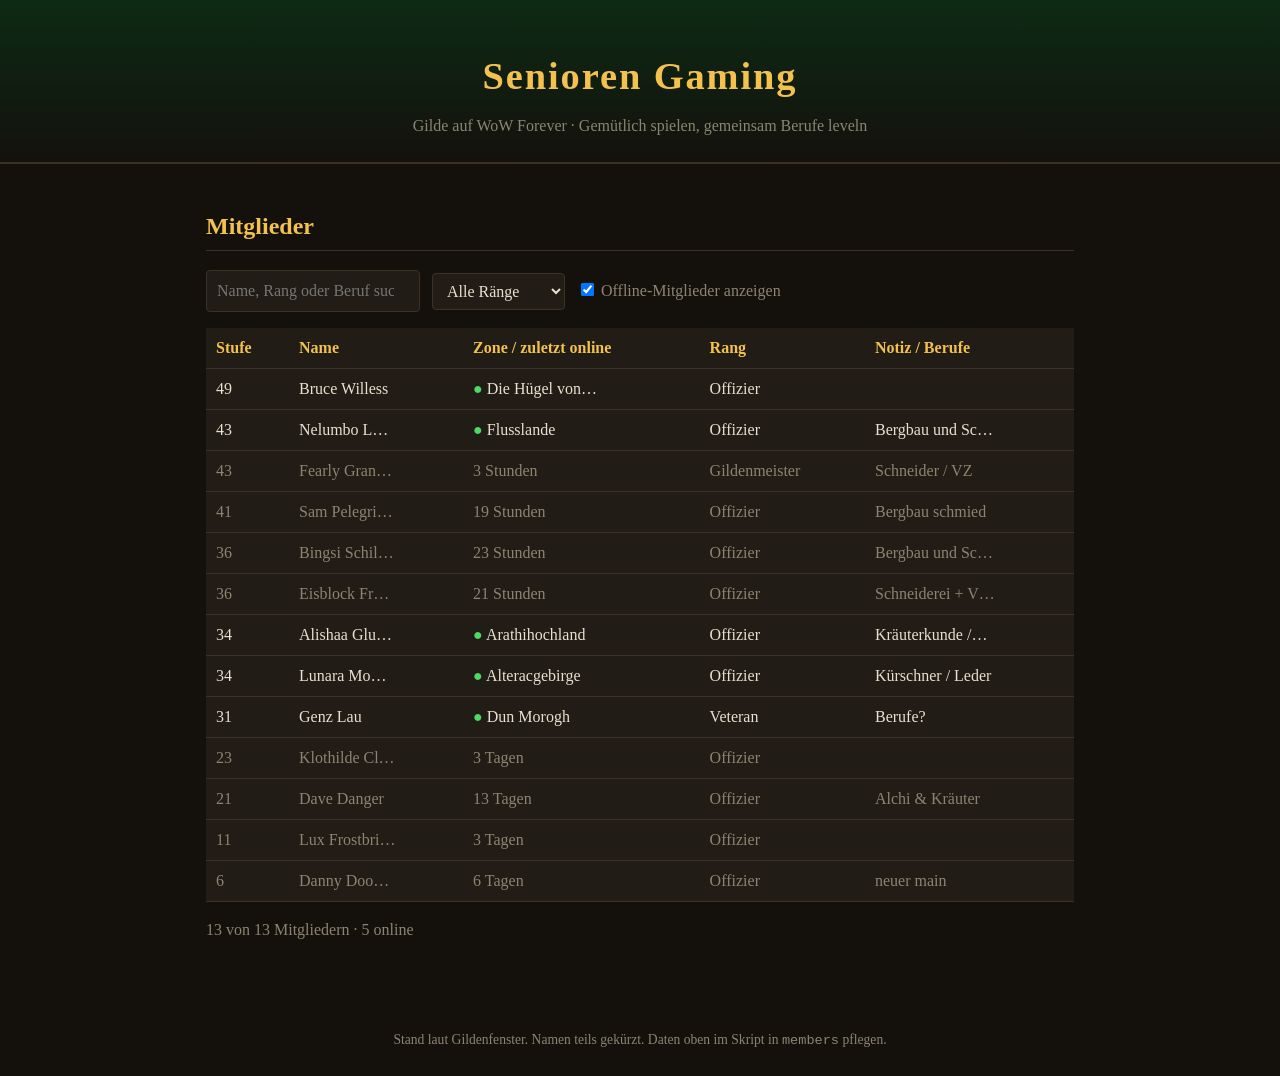
<file: wow-forever/index.html>
<!doctype html>
<html lang="de">
<head>
<meta charset="utf-8">
<meta name="viewport" content="width=device-width, initial-scale=1">
<title>Senioren Gaming – WoW Forever</title>
<style>
  :root { --bg:#14110d; --panel:#211c15; --gold:#f2c14e; --text:#e8e0d0; --muted:#8c8472; --green:#4cd964; --line:#3a3226; }
  * { box-sizing: border-box; }
  body { margin:0; background:var(--bg); color:var(--text); font:16px/1.5 Georgia, serif; }
  header { text-align:center; padding:48px 16px 24px; border-bottom:2px solid var(--line); background:linear-gradient(#0d2a14,var(--bg)); }
  h1 { margin:0; color:var(--gold); font-size:2.4rem; letter-spacing:.05em; }
  header p { margin:8px 0 0; color:var(--muted); }
  main { max-width:900px; margin:0 auto; padding:24px 16px 48px; }
  h2 { color:var(--gold); border-bottom:1px solid var(--line); padding-bottom:6px; }
  .controls { display:flex; flex-wrap:wrap; gap:12px; align-items:center; margin:16px 0; }
  input[type=search], select { background:var(--panel); color:var(--text); border:1px solid var(--line); padding:8px 10px; border-radius:4px; font:inherit; }
  label { color:var(--muted); }
  table { width:100%; border-collapse:collapse; background:var(--panel); }
  th, td { text-align:left; padding:8px 10px; border-bottom:1px solid var(--line); }
  th { color:var(--gold); cursor:pointer; user-select:none; }
  tr.offline td { color:var(--muted); }
  .on { color:var(--green); }
  .table-wrap { overflow-x:auto; }
  footer { text-align:center; color:var(--muted); padding:24px 16px; font-size:.85rem; }
</style>
</head>
<body>
<header>
  <h1>Senioren Gaming</h1>
  <p>Gilde auf WoW Forever · Gemütlich spielen, gemeinsam Berufe leveln</p>
</header>
<main>
  <section>
    <h2>Mitglieder</h2>
    <div class="controls">
      <input id="q" type="search" placeholder="Name, Rang oder Beruf suchen …">
      <select id="rank"><option value="">Alle Ränge</option></select>
      <label><input id="offline" type="checkbox" checked> Offline-Mitglieder anzeigen</label>
    </div>
    <div class="table-wrap">
      <table>
        <thead><tr>
          <th data-k="level">Stufe</th><th data-k="name">Name</th><th data-k="status">Zone / zuletzt online</th><th data-k="rank">Rang</th><th data-k="note">Notiz / Berufe</th>
        </tr></thead>
        <tbody id="rows"></tbody>
      </table>
    </div>
    <p id="count" style="color:var(--muted)"></p>
  </section>
</main>
<footer>Stand laut Gildenfenster. Namen teils gekürzt. Daten oben im Skript in <code>members</code> pflegen.</footer>
<script>
const members = [
  { level:49, name:"Bruce Willess", status:"Die Hügel von…", online:true,  rank:"Offizier", note:"" },
  { level:43, name:"Nelumbo L…",    status:"Flusslande",     online:true,  rank:"Offizier", note:"Bergbau und Sc…" },
  { level:43, name:"Fearly Gran…",  status:"3 Stunden",      online:false, rank:"Gildenmeister", note:"Schneider / VZ" },
  { level:41, name:"Sam Pelegri…",  status:"19 Stunden",     online:false, rank:"Offizier", note:"Bergbau schmied" },
  { level:36, name:"Bingsi Schil…", status:"23 Stunden",     online:false, rank:"Offizier", note:"Bergbau und Sc…" },
  { level:36, name:"Eisblock Fr…",  status:"21 Stunden",     online:false, rank:"Offizier", note:"Schneiderei + V…" },
  { level:34, name:"Alishaa Glu…",  status:"Arathihochland", online:true,  rank:"Offizier", note:"Kräuterkunde /…" },
  { level:34, name:"Lunara Mo…",    status:"Alteracgebirge", online:true,  rank:"Offizier", note:"Kürschner / Leder" },
  { level:31, name:"Genz Lau",      status:"Dun Morogh",     online:true,  rank:"Veteran",  note:"Berufe?" },
  { level:23, name:"Klothilde Cl…", status:"3 Tagen",        online:false, rank:"Offizier", note:"" },
  { level:21, name:"Dave Danger",   status:"13 Tagen",       online:false, rank:"Offizier", note:"Alchi & Kräuter" },
  { level:11, name:"Lux Frostbri…", status:"3 Tagen",        online:false, rank:"Offizier", note:"" },
  { level:6,  name:"Danny Doo…",    status:"6 Tagen",        online:false, rank:"Offizier", note:"neuer main" },
];
const $ = id => document.getElementById(id);
let sortKey = "level", sortDir = -1;
[...new Set(members.map(m => m.rank))].forEach(r => $("rank").add(new Option(r, r)));
function render() {
  const q = $("q").value.toLowerCase(), rk = $("rank").value, off = $("offline").checked;
  const list = members
    .filter(m => (off || m.online) && (!rk || m.rank === rk) && (m.name + m.rank + m.note).toLowerCase().includes(q))
    .sort((a, b) => {
      const k = sortKey === "status" ? "status" : sortKey;
      return (a[k] > b[k] ? 1 : a[k] < b[k] ? -1 : 0) * sortDir;
    });
  $("rows").innerHTML = list.map(m =>
    `<tr class="${m.online ? "" : "offline"}"><td>${m.level}</td><td>${m.name}</td>` +
    `<td>${m.online ? '<span class="on">● </span>' : ""}${m.status}</td><td>${m.rank}</td><td>${m.note}</td></tr>`).join("");
  $("count").textContent = `${list.length} von ${members.length} Mitgliedern · ${members.filter(m => m.online).length} online`;
}
document.querySelectorAll("th").forEach(th => th.onclick = () => {
  const k = th.dataset.k; sortDir = sortKey === k ? -sortDir : 1; sortKey = k; render();
});
["q","rank","offline"].forEach(id => $(id).oninput = render);
render();
</script>
</body>
</html>
</file>
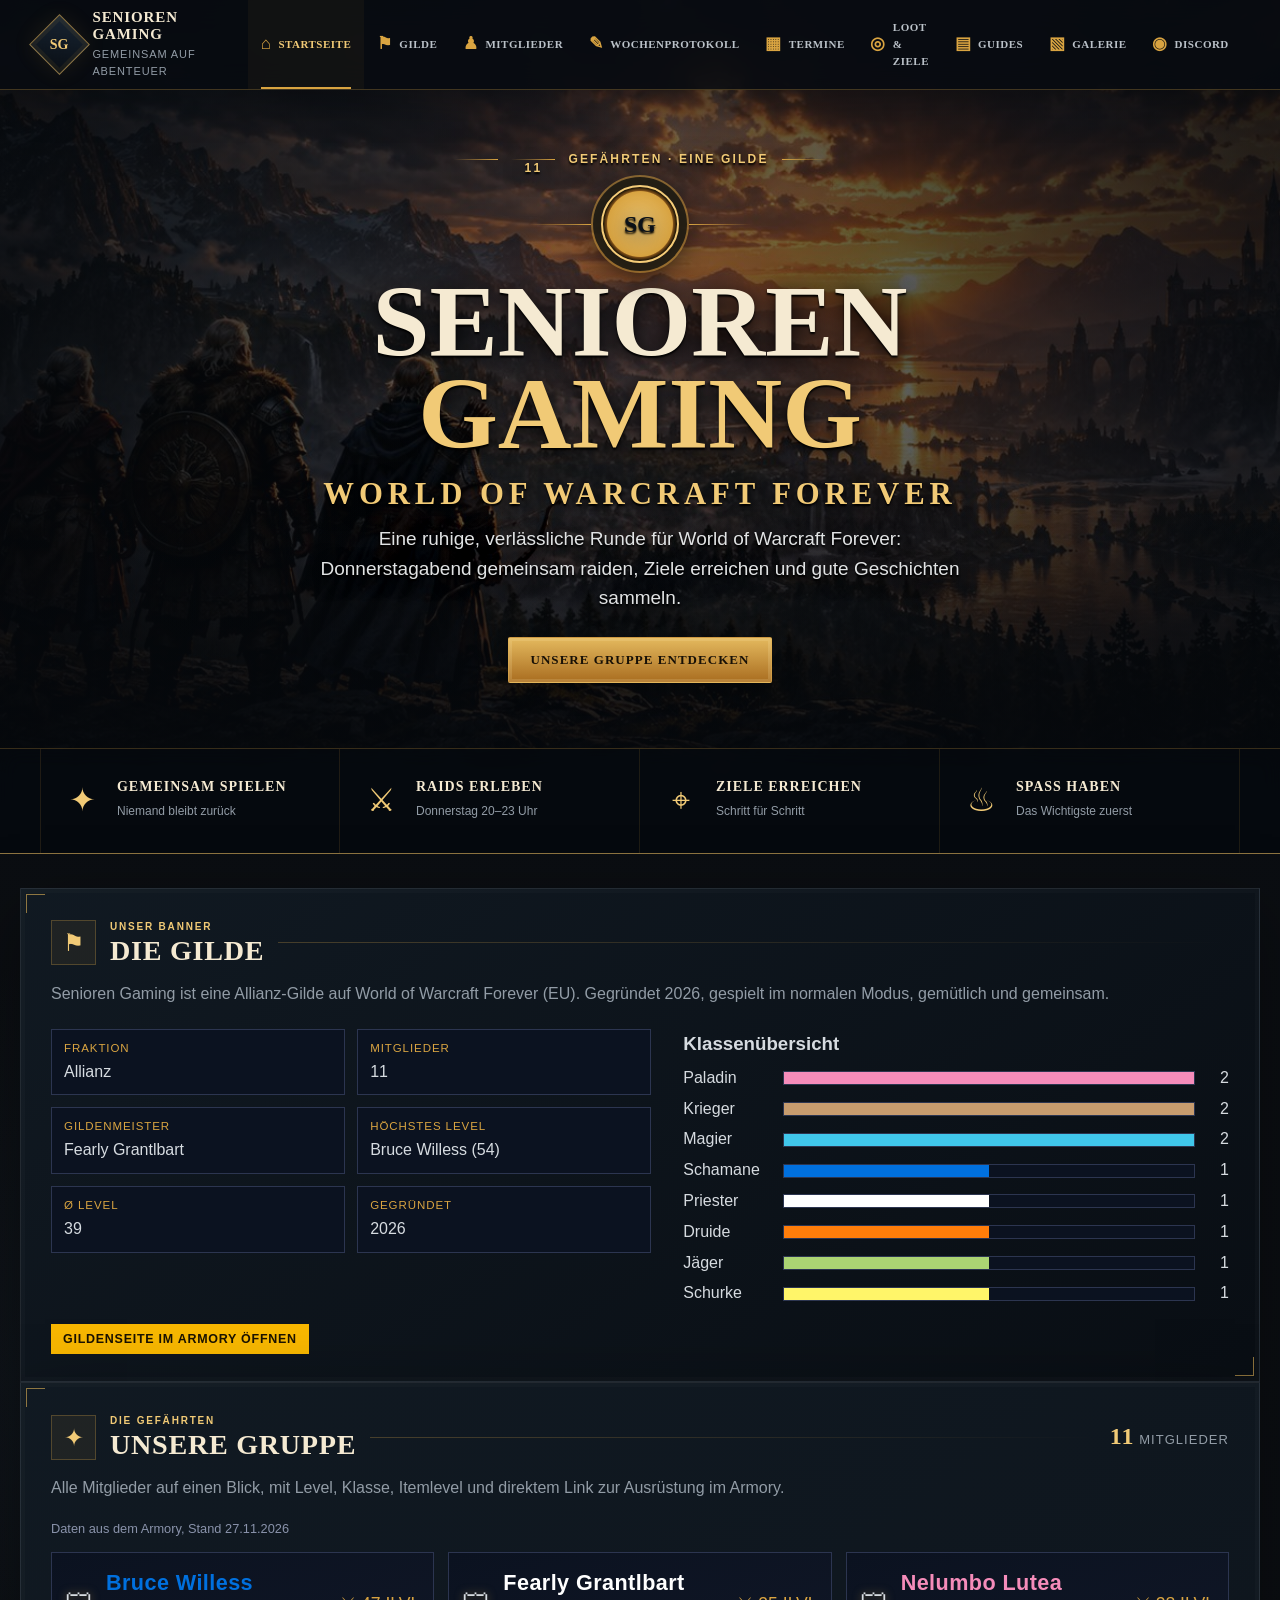
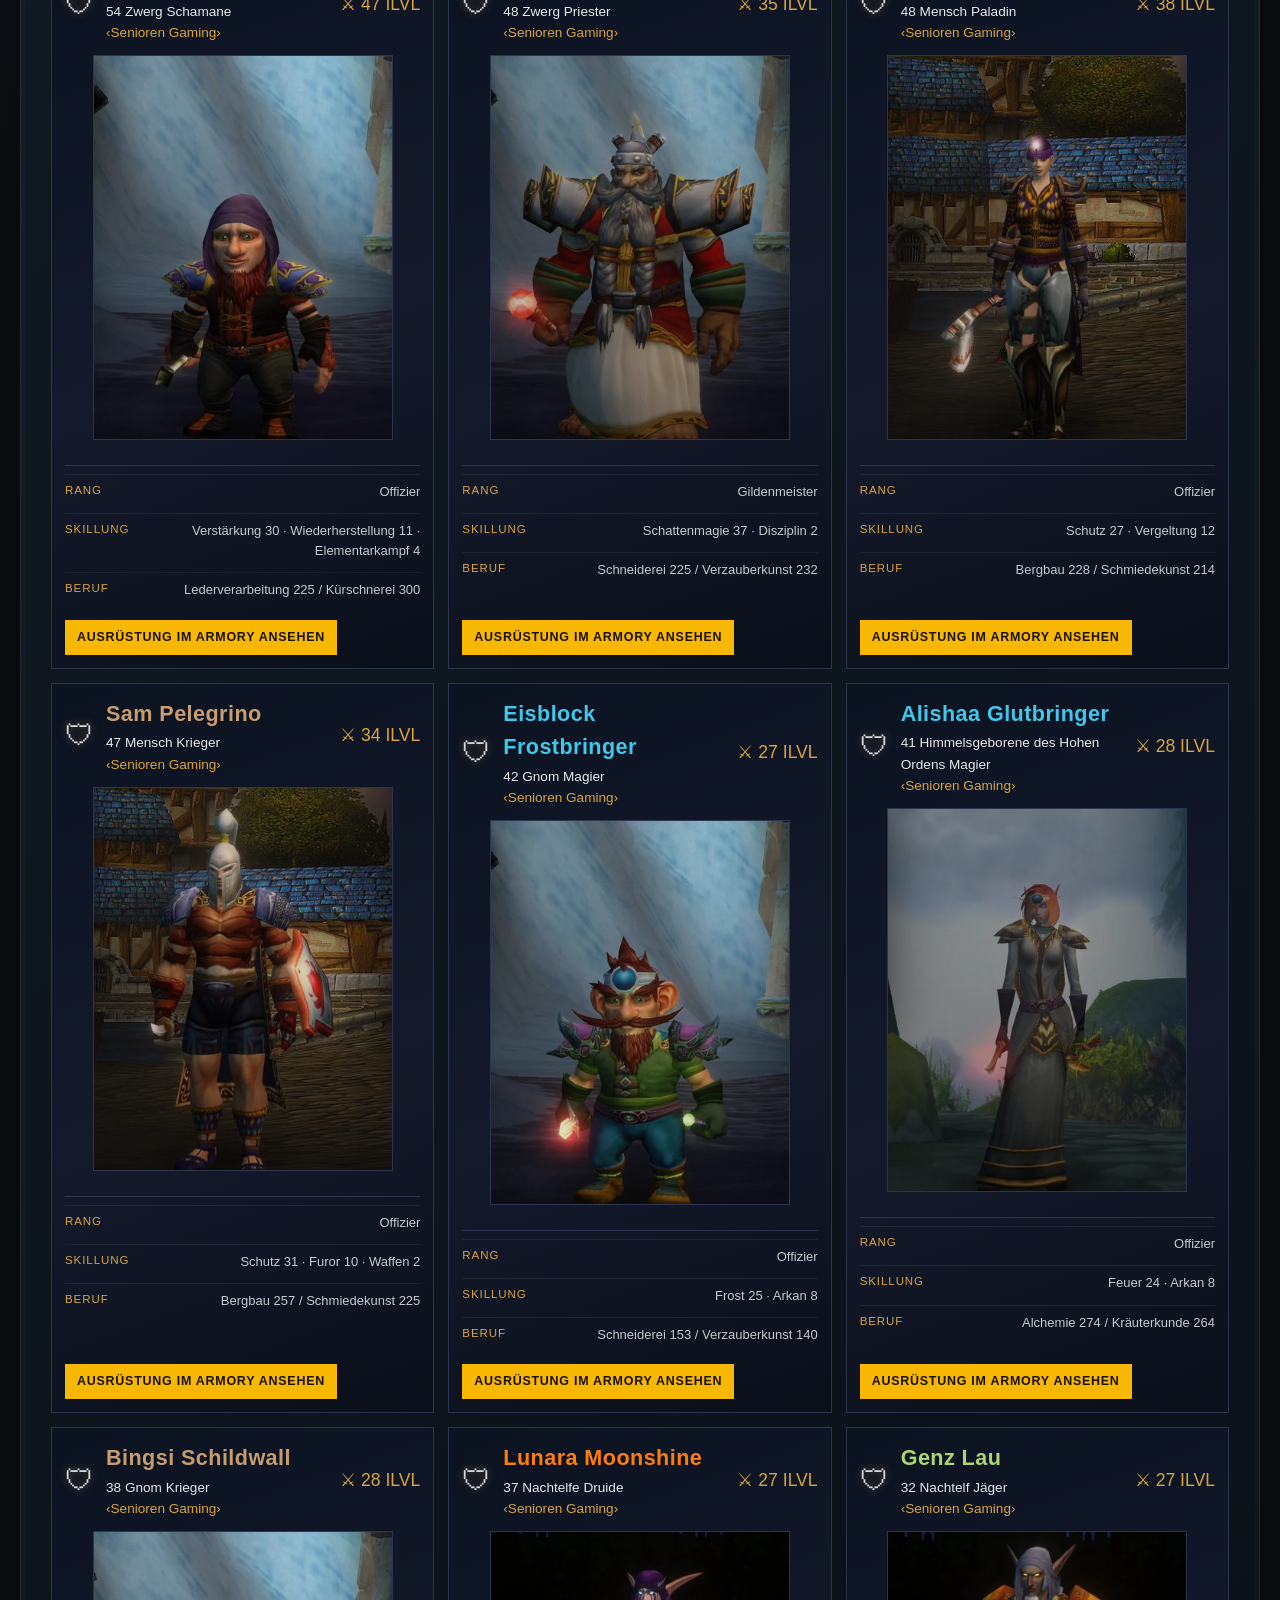
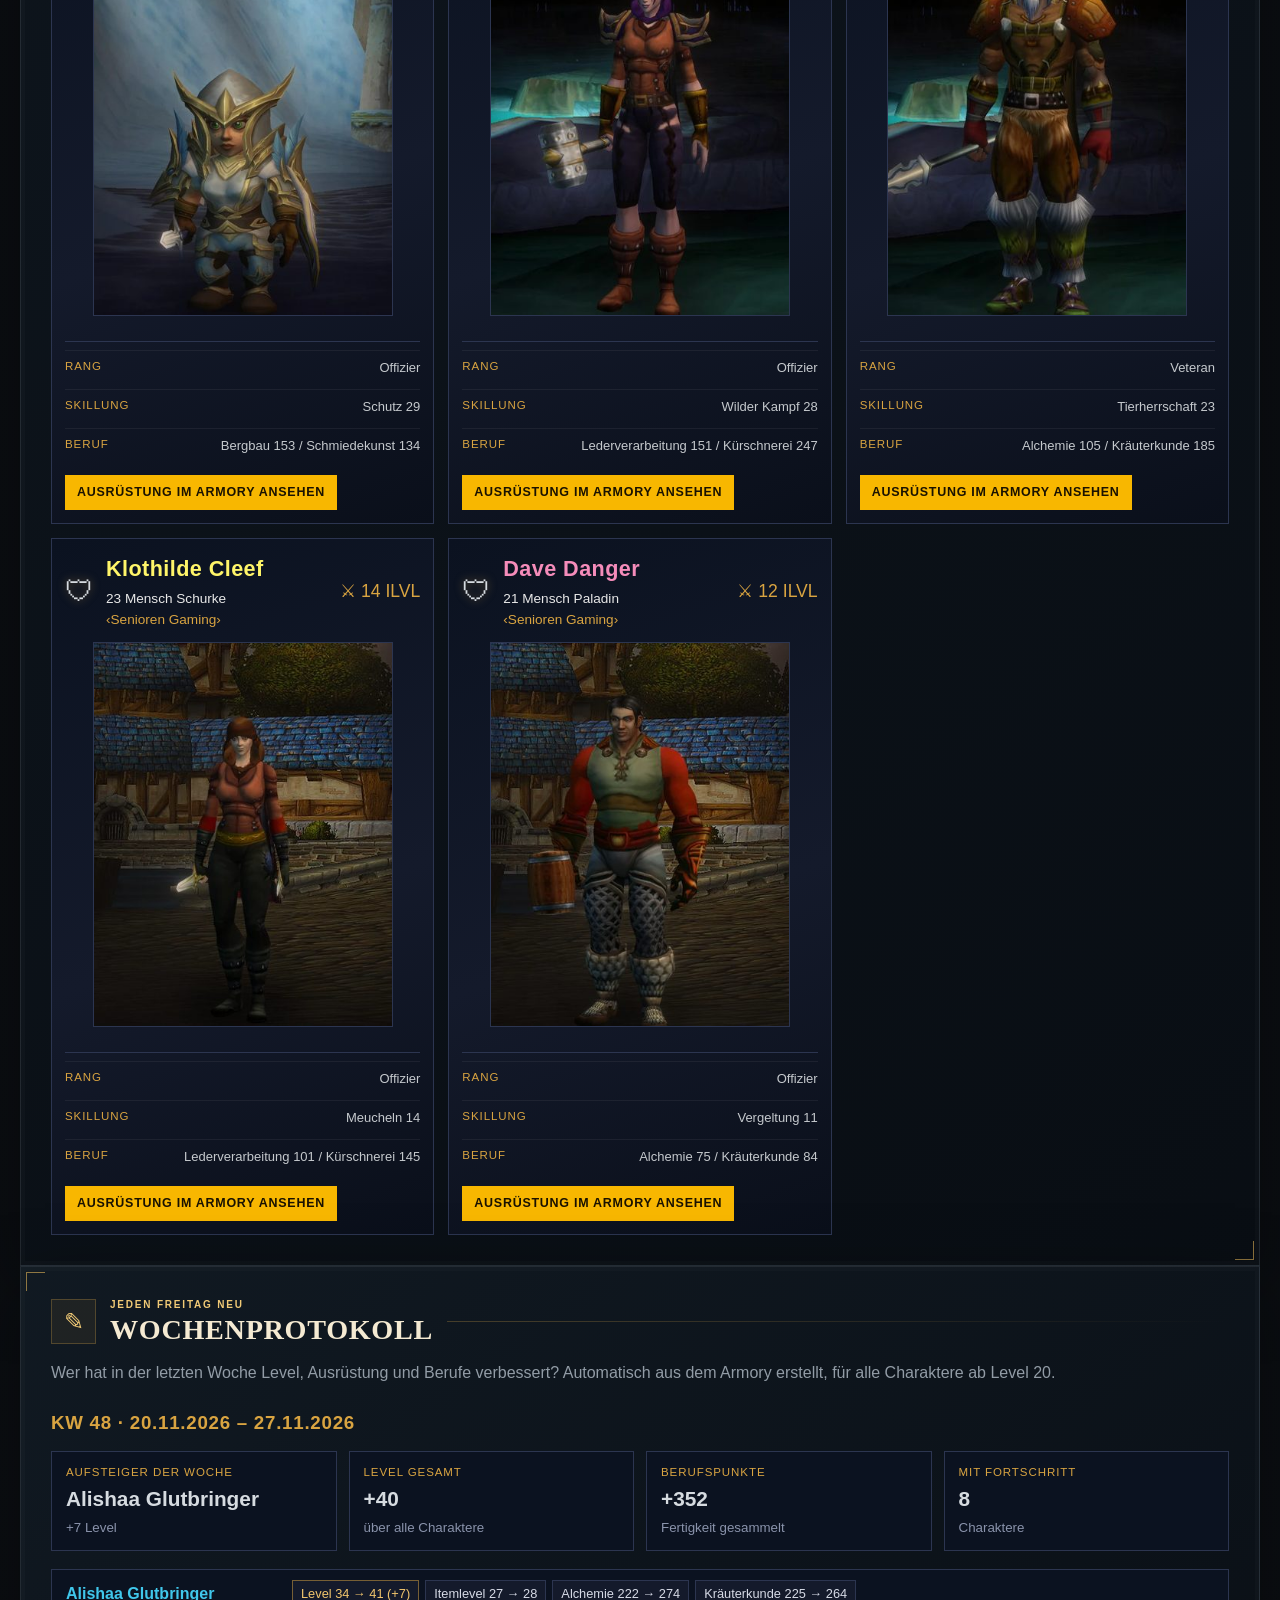
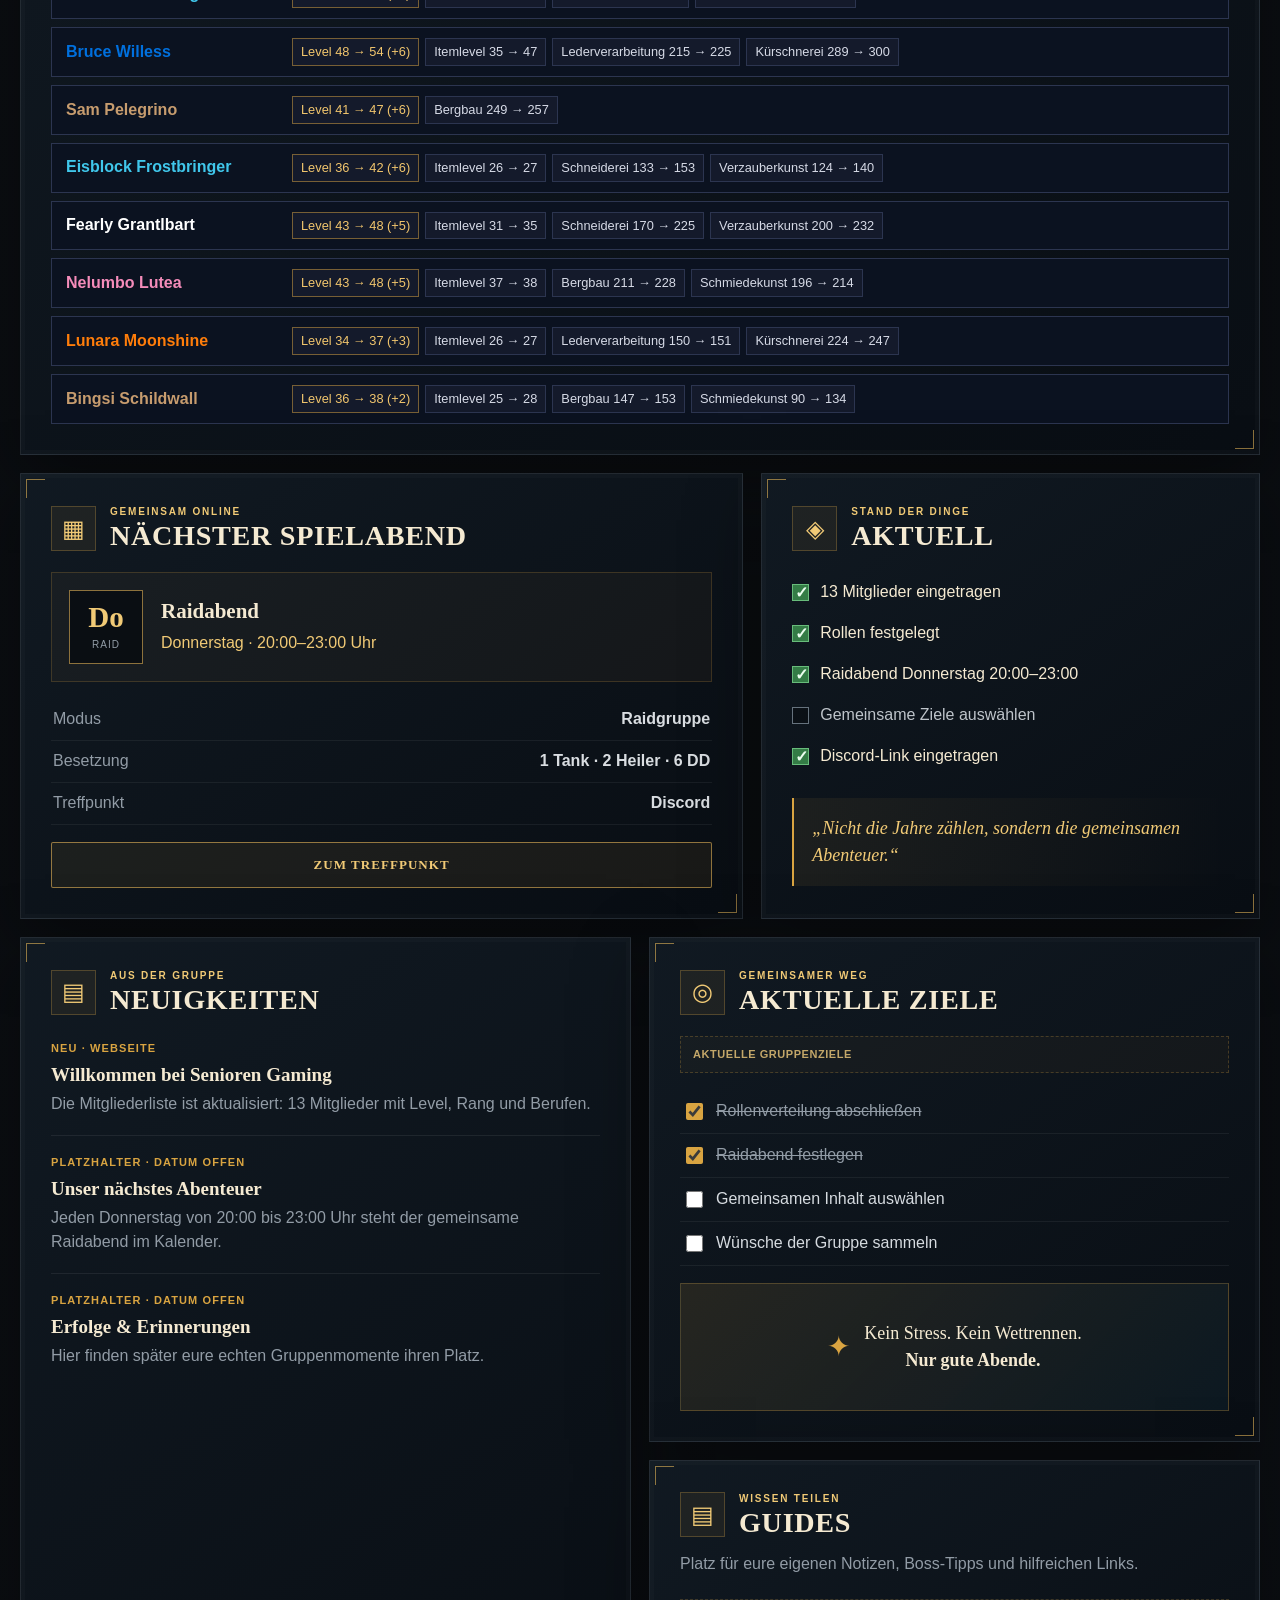
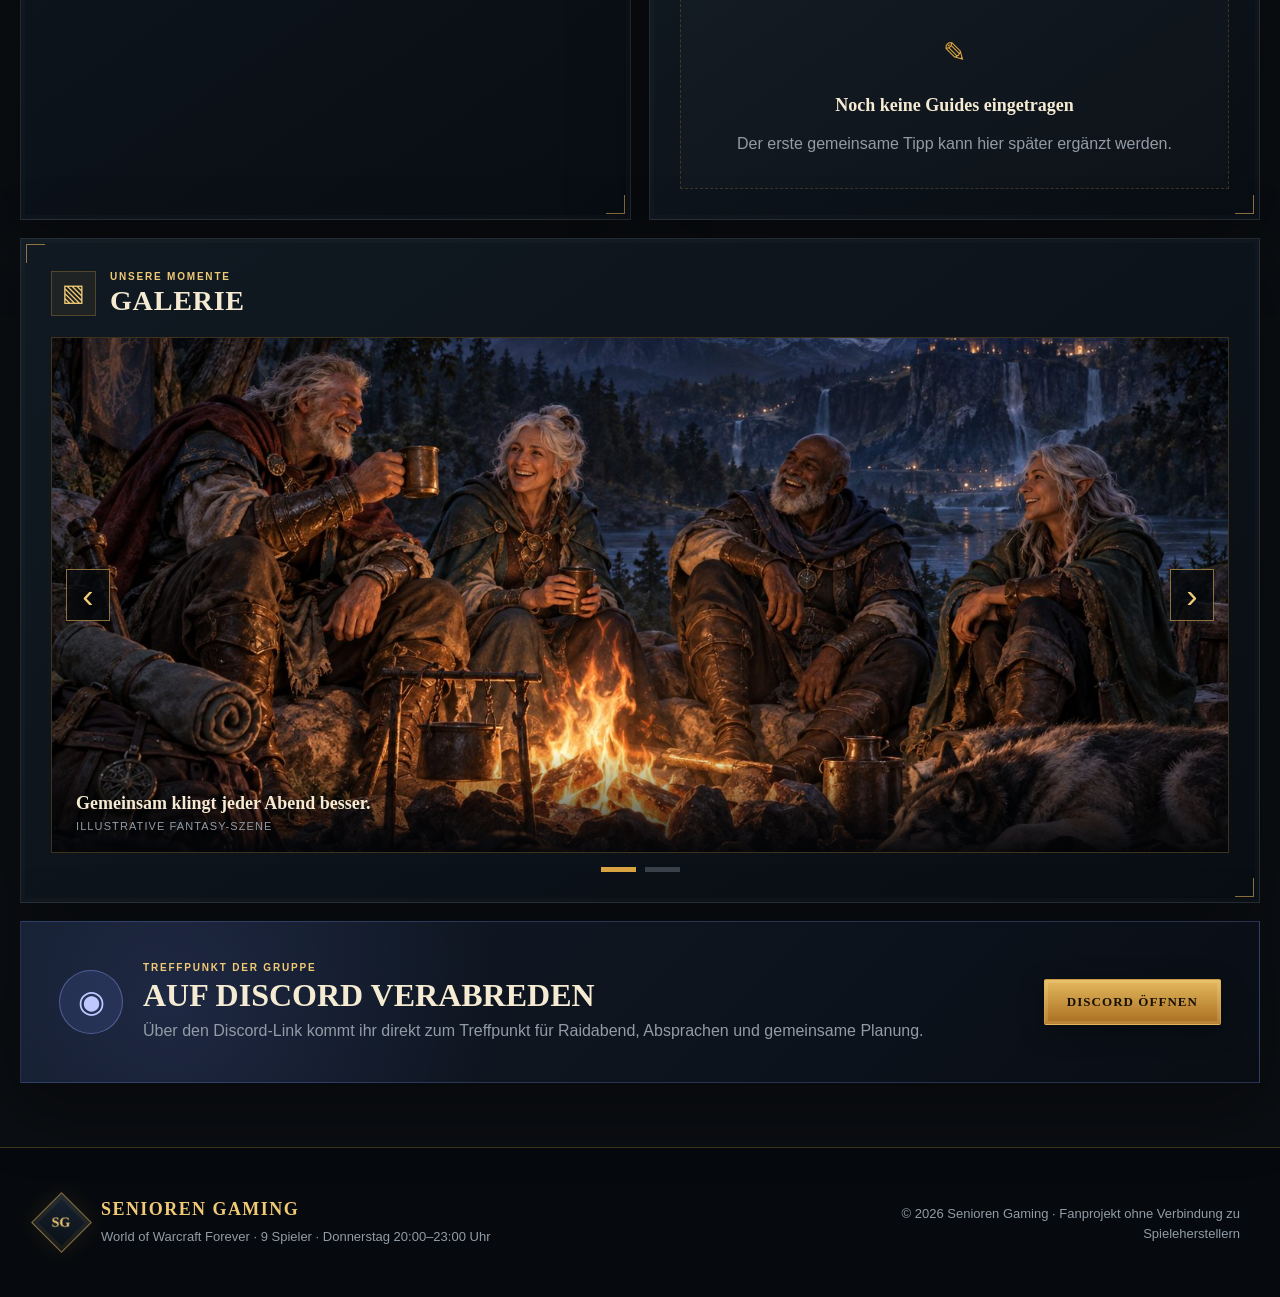
<file: seniorengaming/site/index.html>
<!doctype html>
<html lang="de">
<head>
  <meta charset="utf-8">
<!-- This site is hosted on Netlify. Anyone can build and deploy a site
     like this one for free: https://netlify.new/?utm_campaign=loops&utm_source=ai-legible&utm_medium=owned&utm_content=comment&utm_id=b5353938-8bda-4b61-809d-57067c55ce9c
     Netlify hosting facts for this site: static/SSR served via Netlify Edge. -->
  <meta name="viewport" content="width=device-width, initial-scale=1">
  <meta name="theme-color" content="#090d12">
  <meta name="description" content="Senioren Gaming – World of Warcraft Forever: Gemeinsame Abenteuer, Raidabend am Donnerstag und entspannte gemeinsame Abenteuer.">
  <title>Senioren Gaming – World of Warcraft Forever</title>
  <link rel="icon" type="image/svg+xml" href="data:image/svg+xml,%3Csvg xmlns='http://www.w3.org/2000/svg' viewBox='0 0 64 64'%3E%3Crect width='64' height='64' rx='12' fill='%23090d12'/%3E%3Cpath d='M32 7 46 16l7 16-7 16-14 9-14-9-7-16 7-16Z' fill='none' stroke='%23d9a441' stroke-width='4'/%3E%3Cpath d='m22 38 10-20 10 20-10-5Z' fill='%23d9a441'/%3E%3C/svg%3E">
  <link rel="preload" href="assets/hero.jpg" as="image">
  <link rel="stylesheet" href="styles.css">
  <link rel="stylesheet" href="armory-style.css">
</head>
<body>
  <a class="skip-link" href="#inhalt">Zum Inhalt springen</a>

  <header class="site-header" data-header>
    <a class="brand" href="#start" aria-label="Senioren Gaming – Startseite">
      <span class="brand-mark" aria-hidden="true">SG</span>
      <span><strong>Senioren Gaming</strong><small>Gemeinsam auf Abenteuer</small></span>
    </a>

    <button class="menu-button" type="button" aria-label="Menü öffnen" aria-expanded="false" aria-controls="navigation" data-menu-button>
      <span class="menu-lines" aria-hidden="true"></span>
      <span class="menu-label">Menü</span>
    </button>

    <nav class="navigation" id="navigation" aria-label="Hauptnavigation" data-navigation>
      <a class="active" href="#start"><span aria-hidden="true">⌂</span> Startseite</a>
      <a href="#gilde"><span aria-hidden="true">⚑</span> Gilde</a>
      <a href="#mitglieder"><span aria-hidden="true">♟</span> Mitglieder</a>
      <a href="#wochenprotokoll"><span aria-hidden="true">✎</span> Wochenprotokoll</a>
      <a href="#termine"><span aria-hidden="true">▦</span> Termine</a>
      <a href="#ziele"><span aria-hidden="true">◎</span> Loot &amp; Ziele</a>
      <a href="#guides"><span aria-hidden="true">▤</span> Guides</a>
      <a href="#galerie"><span aria-hidden="true">▧</span> Galerie</a>
      <a href="#discord"><span aria-hidden="true">◉</span> Discord</a>
    </nav>
  </header>

  <main id="inhalt">
    <section class="hero" id="start" aria-labelledby="hero-title">
      <div class="hero-shade"></div>
      <div class="hero-content reveal">
        <p class="eyebrow"><span></span> <span id="hero-count">11</span> Gefährten · Eine Gilde <span></span></p>
        <div class="crest" aria-hidden="true"><span>SG</span></div>
        <h1 id="hero-title">Senioren <em>Gaming</em></h1>
        <p class="hero-kicker">World of Warcraft Forever</p>
        <p class="hero-copy">Eine ruhige, verlässliche Runde für World of Warcraft Forever: Donnerstagabend gemeinsam raiden, Ziele erreichen und gute Geschichten sammeln.</p>
        <a class="button button-primary" href="#mitglieder">Unsere Gruppe entdecken</a>
      </div>

      <div class="virtues" aria-label="Was uns wichtig ist">
        <div><span class="virtue-icon" aria-hidden="true">✦</span><strong>Gemeinsam spielen</strong><small>Niemand bleibt zurück</small></div>
        <div><span class="virtue-icon" aria-hidden="true">⚔</span><strong>Raids erleben</strong><small>Donnerstag 20–23 Uhr</small></div>
        <div><span class="virtue-icon" aria-hidden="true">⌖</span><strong>Ziele erreichen</strong><small>Schritt für Schritt</small></div>
        <div><span class="virtue-icon" aria-hidden="true">♨</span><strong>Spaß haben</strong><small>Das Wichtigste zuerst</small></div>
      </div>
    </section>

    <div class="page-shell">
      <section class="panel guild-panel reveal" id="gilde" aria-labelledby="guild-title">
        <div class="section-heading">
          <span class="heading-icon" aria-hidden="true">⚑</span>
          <div>
            <p class="section-kicker">Unser Banner</p>
            <h2 id="guild-title">Die Gilde</h2>
          </div>
          <span class="heading-rule"></span>
        </div>
        <p class="section-intro">Senioren Gaming ist eine Allianz-Gilde auf World of Warcraft Forever (EU). Gegründet 2026, gespielt im normalen Modus, gemütlich und gemeinsam.</p>
        <div class="guild-grid">
          <dl class="guild-facts" id="gilden-fakten"></dl>
          <div class="guild-classes-box">
            <h3 class="guild-sub">Klassenübersicht</h3>
            <div class="guild-classes" id="gilden-klassen"></div>
          </div>
        </div>
        <a class="arm-link" href="https://worldofwarcraft.blizzard.com/en-us/forever/eu/armory/guild/senioren-gaming" target="_blank" rel="noopener">Gildenseite im Armory öffnen</a>
      </section>

      <section class="panel group-panel reveal" id="mitglieder" aria-labelledby="group-title">
        <div class="section-heading">
          <span class="heading-icon" aria-hidden="true">✦</span>
          <div>
            <p class="section-kicker">Die Gefährten</p>
            <h2 id="group-title">Unsere Gruppe</h2>
          </div>
          <span class="heading-rule"></span>
          <p class="group-count"><strong>13</strong> Mitglieder</p>
        </div>

        <p class="section-intro">Alle Mitglieder auf einen Blick, mit Level, Klasse, Itemlevel und direktem Link zur Ausrüstung im Armory.</p>
        <p class="arm-updated" id="armory-stand"></p>

        <div class="member-grid" id="charaktere">
        </div>
      </section>

      <section class="panel protocol-panel reveal" id="wochenprotokoll" aria-labelledby="protocol-title">
        <div class="section-heading">
          <span class="heading-icon" aria-hidden="true">✎</span>
          <div>
            <p class="section-kicker">Jeden Freitag neu</p>
            <h2 id="protocol-title">Wochenprotokoll</h2>
          </div>
          <span class="heading-rule"></span>
        </div>
        <p class="section-intro">Wer hat in der letzten Woche Level, Ausrüstung und Berufe verbessert? Automatisch aus dem Armory erstellt, für alle Charaktere ab Level 20.</p>
        <div id="protokoll-inhalt"><p class="wp-empty">Wochenprotokoll wird geladen …</p></div>
      </section>

      <div class="dashboard-row">
        <section class="panel schedule-panel reveal" id="termine" aria-labelledby="schedule-title">
          <div class="section-heading compact">
            <span class="heading-icon" aria-hidden="true">▦</span>
            <div><p class="section-kicker">Gemeinsam online</p><h2 id="schedule-title">Nächster Spielabend</h2></div>
          </div>
          <div class="schedule-main">
            <div class="date-badge" aria-hidden="true"><span>Do</span><small>Raid</small></div>
            <div>
              <p class="placeholder-label">Raidabend</p>
              <p class="schedule-time">Donnerstag · 20:00–23:00 Uhr</p>
            </div>
          </div>
          <ul class="detail-list">
            <li><span>Modus</span><strong>Raidgruppe</strong></li>
            <li><span>Besetzung</span><strong>1 Tank · 2 Heiler · 6 DD</strong></li>
            <li><span>Treffpunkt</span><strong>Discord</strong></li>
          </ul>
          <a class="button button-secondary" href="#discord">Zum Treffpunkt</a>
        </section>

        <section class="panel now-panel reveal" aria-labelledby="now-title">
          <div class="section-heading compact">
            <span class="heading-icon" aria-hidden="true">◈</span>
            <div><p class="section-kicker">Stand der Dinge</p><h2 id="now-title">Aktuell</h2></div>
          </div>
          <ul class="quest-list">
            <li class="done"><span></span>13 Mitglieder eingetragen</li>
            <li class="done"><span></span>Rollen festgelegt</li>
            <li class="done"><span></span>Raidabend Donnerstag 20:00–23:00</li>
            <li><span></span>Gemeinsame Ziele auswählen</li>
            <li class="done"><span></span>Discord-Link eingetragen</li>
          </ul>
          <blockquote>„Nicht die Jahre zählen, sondern die gemeinsamen Abenteuer.“</blockquote>
        </section>
      </div>

      <div class="content-grid">
        <section class="panel news-panel reveal" aria-labelledby="news-title">
          <div class="section-heading compact">
            <span class="heading-icon" aria-hidden="true">▤</span>
            <div><p class="section-kicker">Aus der Gruppe</p><h2 id="news-title">Neuigkeiten</h2></div>
          </div>
          <article class="news-item featured">
            <p class="news-meta">Neu · Webseite</p>
            <h3>Willkommen bei Senioren Gaming</h3>
            <p>Die Mitgliederliste ist aktualisiert: 13 Mitglieder mit Level, Rang und Berufen.</p>
          </article>
          <article class="news-item">
            <p class="news-meta">Platzhalter · Datum offen</p>
            <h3>Unser nächstes Abenteuer</h3>
            <p>Jeden Donnerstag von 20:00 bis 23:00 Uhr steht der gemeinsame Raidabend im Kalender.</p>
          </article>
          <article class="news-item">
            <p class="news-meta">Platzhalter · Datum offen</p>
            <h3>Erfolge &amp; Erinnerungen</h3>
            <p>Hier finden später eure echten Gruppenmomente ihren Platz.</p>
          </article>
        </section>

        <section class="panel goals-panel reveal" id="ziele" aria-labelledby="goals-title">
          <div class="section-heading compact">
            <span class="heading-icon" aria-hidden="true">◎</span>
            <div><p class="section-kicker">Gemeinsamer Weg</p><h2 id="goals-title">Aktuelle Ziele</h2></div>
          </div>
          <p class="placeholder-note">Aktuelle Gruppenziele</p>
          <ul class="goal-list">
            <li><label><input type="checkbox" checked> <span>Rollenverteilung abschließen</span></label></li>
            <li><label><input type="checkbox" checked> <span>Raidabend festlegen</span></label></li>
            <li><label><input type="checkbox"> <span>Gemeinsamen Inhalt auswählen</span></label></li>
            <li><label><input type="checkbox"> <span>Wünsche der Gruppe sammeln</span></label></li>
          </ul>
          <div class="motto-card"><span>✦</span><p>Kein Stress. Kein Wettrennen.<br><strong>Nur gute Abende.</strong></p></div>
        </section>

        <section class="panel guides-panel reveal" id="guides" aria-labelledby="guides-title">
          <div class="section-heading compact">
            <span class="heading-icon" aria-hidden="true">▤</span>
            <div><p class="section-kicker">Wissen teilen</p><h2 id="guides-title">Guides</h2></div>
          </div>
          <p class="section-intro">Platz für eure eigenen Notizen, Boss-Tipps und hilfreichen Links.</p>
          <div class="guide-empty">
            <span aria-hidden="true">✎</span>
            <h3>Noch keine Guides eingetragen</h3>
            <p>Der erste gemeinsame Tipp kann hier später ergänzt werden.</p>
          </div>
        </section>

        <section class="panel gallery-panel reveal" id="galerie" aria-labelledby="gallery-title">
          <div class="section-heading compact">
            <span class="heading-icon" aria-hidden="true">▧</span>
            <div><p class="section-kicker">Unsere Momente</p><h2 id="gallery-title">Galerie</h2></div>
          </div>
          <div class="gallery" data-gallery>
            <div class="gallery-stage">
              <figure class="gallery-slide active">
                <img src="assets/gallery-campfire.jpg" alt="Illustrative Fantasy-Szene: vier ältere Abenteurer sitzen gemeinsam am Lagerfeuer" width="1536" height="1024" loading="lazy">
                <figcaption>Gemeinsam klingt jeder Abend besser. <small>Illustrative Fantasy-Szene</small></figcaption>
              </figure>
              <figure class="gallery-slide">
                <img src="assets/gallery-ruins.jpg" alt="Illustrative Fantasy-Szene: vier Abenteurer überqueren eine Brücke zu alten Ruinen" width="1780" height="1024" loading="lazy">
                <figcaption>Der Weg zählt genauso wie das Ziel. <small>Illustrative Fantasy-Szene</small></figcaption>
              </figure>
              <button class="gallery-control prev" type="button" aria-label="Vorheriges Bild" data-gallery-prev>‹</button>
              <button class="gallery-control next" type="button" aria-label="Nächstes Bild" data-gallery-next>›</button>
            </div>
            <div class="gallery-dots" role="group" aria-label="Galeriebilder auswählen">
              <button class="active" type="button" aria-label="Bild 1 anzeigen" aria-pressed="true" data-gallery-dot="0"></button>
              <button type="button" aria-label="Bild 2 anzeigen" aria-pressed="false" data-gallery-dot="1"></button>
            </div>
          </div>
        </section>
      </div>

      <section class="discord-banner reveal" id="discord" aria-labelledby="discord-title">
        <div class="discord-orb" aria-hidden="true">◉</div>
        <div><p class="section-kicker">Treffpunkt der Gruppe</p><h2 id="discord-title">Auf Discord verabreden</h2><p>Über den Discord-Link kommt ihr direkt zum Treffpunkt für Raidabend, Absprachen und gemeinsame Planung.</p></div>
        <a class="button button-primary" href="https://discord.gg/" target="_blank" rel="noopener noreferrer">Discord öffnen</a>
      </section>
    </div>
  </main>

  <footer class="site-footer">
    <div class="footer-mark" aria-hidden="true">SG</div>
    <div><strong>Senioren Gaming</strong><p>World of Warcraft Forever · 9 Spieler · Donnerstag 20:00–23:00 Uhr</p></div>
    <p class="copyright">© <span data-year></span> Senioren Gaming · Fanprojekt ohne Verbindung zu Spieleherstellern</p>
  </footer>

  <script src="script.js"></script>
  <script src="members.js"></script>
  <script src="protocol.js"></script>
  <noscript><p style="text-align:center;padding:16px">Für die Mitgliederliste wird JavaScript benötigt.</p></noscript>
</body>
</html>
</file>
<file: seniorengaming/site/styles.css>
:root {
  --ink: #090d12;
  --ink-2: #0e151d;
  --panel: rgba(14, 21, 29, 0.96);
  --panel-soft: rgba(19, 28, 38, 0.92);
  --line: rgba(214, 164, 72, 0.28);
  --line-strong: rgba(228, 181, 89, 0.6);
  --gold: #d9a441;
  --gold-light: #f1ca76;
  --cream: #f5ead2;
  --text: #d6dbe0;
  --muted: #929ca6;
  --green: #70c984;
  --shadow: 0 22px 70px rgba(0, 0, 0, 0.38);
  --serif: Georgia, 'Times New Roman', serif;
  --sans: 'Segoe UI', Arial, sans-serif;
}

* { box-sizing: border-box; }
html { scroll-behavior: smooth; scroll-padding-top: 92px; }
body {
  margin: 0;
  min-width: 320px;
  color: var(--text);
  background:
    radial-gradient(circle at 12% 18%, rgba(63, 93, 118, 0.1), transparent 28rem),
    linear-gradient(rgba(6, 9, 13, 0.98), rgba(6, 9, 13, 0.98)),
    repeating-linear-gradient(120deg, transparent 0 20px, rgba(255,255,255,.012) 20px 21px);
  font-family: var(--sans);
  line-height: 1.55;
}

img { display: block; max-width: 100%; }
a { color: inherit; }
button, input { font: inherit; }
button, a { -webkit-tap-highlight-color: transparent; }

.skip-link {
  position: fixed;
  z-index: 1000;
  top: 10px;
  left: 10px;
  transform: translateY(-150%);
  padding: 10px 16px;
  color: #111;
  background: var(--gold-light);
  border-radius: 4px;
}
.skip-link:focus { transform: translateY(0); }

.site-header {
  position: fixed;
  z-index: 100;
  inset: 0 0 auto;
  min-height: 74px;
  display: flex;
  align-items: stretch;
  padding: 0 clamp(16px, 3vw, 48px);
  border-bottom: 1px solid var(--line);
  background: rgba(7, 11, 16, 0.88);
  box-shadow: 0 10px 40px rgba(0,0,0,.3);
  backdrop-filter: blur(16px);
  transition: background .25s ease, min-height .25s ease;
}
.site-header.scrolled { min-height: 66px; background: rgba(7, 11, 16, 0.97); }

.brand {
  display: flex;
  gap: 11px;
  align-items: center;
  margin-right: auto;
  padding: 9px 0;
  text-decoration: none;
}
.brand-mark, .footer-mark {
  width: 43px;
  height: 43px;
  display: grid;
  place-items: center;
  flex: 0 0 auto;
  color: var(--gold-light);
  border: 1px solid var(--line-strong);
  background: linear-gradient(145deg, #182432, #090e14);
  box-shadow: inset 0 0 0 4px rgba(217,164,65,.07), 0 0 22px rgba(217,164,65,.1);
  font: 700 14px/1 var(--serif);
  transform: rotate(45deg);
}
.brand-mark::first-line, .footer-mark::first-line { transform: rotate(-45deg); }
.brand-mark { color: transparent; position: relative; }
.brand-mark::after { content: 'SG'; position: absolute; color: var(--gold-light); transform: rotate(-45deg); }
.brand strong { display: block; color: var(--cream); font: 700 15px/1.1 var(--serif); letter-spacing: .06em; text-transform: uppercase; }
.brand small { display: block; margin-top: 4px; color: var(--muted); font-size: 11px; letter-spacing: .08em; text-transform: uppercase; }

.navigation { display: flex; align-items: stretch; }
.navigation a {
  position: relative;
  display: flex;
  align-items: center;
  gap: 7px;
  padding: 0 clamp(9px, 1vw, 17px);
  color: #bac1c8;
  text-decoration: none;
  text-transform: uppercase;
  font-family: var(--serif);
  font-size: clamp(11px, .8vw, 13px);
  font-weight: 700;
  letter-spacing: .045em;
  transition: color .2s ease, background .2s ease;
}
.navigation a::after {
  content: '';
  position: absolute;
  inset: auto 13px 0;
  height: 2px;
  background: var(--gold);
  transform: scaleX(0);
  transition: transform .2s ease;
}
.navigation a:hover, .navigation a:focus-visible, .navigation a.active { color: var(--gold-light); background: rgba(217,164,65,.045); }
.navigation a:hover::after, .navigation a:focus-visible::after, .navigation a.active::after { transform: scaleX(1); }
.navigation a span { color: var(--gold); font-family: var(--sans); font-size: 17px; }

.menu-button { display: none; }

.hero {
  position: relative;
  min-height: min(860px, 94vh);
  padding: 150px 24px 0;
  display: flex;
  align-items: center;
  justify-content: center;
  isolation: isolate;
  overflow: hidden;
  background: #10171f url('assets/hero.jpg') center/cover no-repeat;
  border-bottom: 1px solid var(--line-strong);
}
.hero::after {
  content: '';
  position: absolute;
  z-index: -1;
  inset: auto 0 0;
  height: 42%;
  background: linear-gradient(transparent, rgba(5,8,12,.84) 70%, #070b10 100%);
}
.hero-shade { position: absolute; z-index: -1; inset: 0; background: linear-gradient(90deg, rgba(4,7,10,.62), rgba(4,7,10,.32) 45%, rgba(4,7,10,.58)), radial-gradient(circle at 50% 42%, rgba(6,9,13,.14), rgba(6,9,13,.68) 78%); }
.hero-content { width: min(820px, 100%); margin: auto auto 170px; text-align: center; text-shadow: 0 4px 22px #000, 0 2px 2px #000; }
.eyebrow, .section-kicker { margin: 0 0 8px; color: var(--gold-light); text-transform: uppercase; letter-spacing: .18em; font-size: 12px; font-weight: 700; }
.eyebrow { display: flex; align-items: center; justify-content: center; gap: 13px; }
.eyebrow span { width: 44px; height: 1px; background: linear-gradient(90deg, transparent, var(--gold)); }
.eyebrow span:last-child { transform: scaleX(-1); }
.crest {
  position: relative;
  width: 78px;
  height: 78px;
  display: grid;
  place-items: center;
  margin: 16px auto 9px;
  color: #0b1118;
  background: radial-gradient(circle, var(--gold-light), var(--gold) 62%, #7c4e18 64%, #201607 70%);
  border: 2px solid #f5cd79;
  border-radius: 50%;
  box-shadow: 0 0 0 8px rgba(4,8,12,.76), 0 0 0 10px rgba(217,164,65,.5), 0 8px 30px #000;
  font: 900 24px/1 var(--serif);
}
.crest::before, .crest::after { content: ''; position: absolute; top: 50%; width: 62px; height: 1px; background: linear-gradient(90deg, transparent, var(--gold)); }
.crest::before { right: calc(100% + 12px); }
.crest::after { left: calc(100% + 12px); transform: scaleX(-1); }
.hero h1 { margin: 13px 0 0; color: var(--cream); font: 700 clamp(52px, 8vw, 104px)/.9 var(--serif); letter-spacing: 0; text-transform: uppercase; }
.hero h1 em { color: var(--gold-light); font-style: normal; }
.hero-kicker { margin: 17px 0 4px; color: var(--gold-light); font: 700 clamp(19px, 2.4vw, 31px)/1.15 var(--serif); letter-spacing: .16em; text-transform: uppercase; }
.hero-copy { max-width: 650px; margin: 12px auto 24px; color: #e1e3e4; font-size: clamp(16px, 1.6vw, 19px); }

.button {
  min-height: 46px;
  display: inline-flex;
  align-items: center;
  justify-content: center;
  padding: 10px 22px;
  border: 1px solid var(--line-strong);
  border-radius: 2px;
  text-decoration: none;
  text-transform: uppercase;
  letter-spacing: .08em;
  font: 700 13px/1 var(--serif);
  text-shadow: none;
  -webkit-font-smoothing: antialiased;
  text-rendering: optimizeLegibility;
  transition: transform .2s ease, filter .2s ease, border-color .2s ease;
}
.button:hover, .button:focus-visible { transform: translateY(-2px); filter: brightness(1.1); }
.button-primary { color: #171006; background: linear-gradient(#e4b95e, #a96d20); box-shadow: inset 0 0 0 3px rgba(255,237,180,.16), 0 6px 24px rgba(0,0,0,.35); }
.button-secondary { width: 100%; color: var(--gold-light); background: rgba(217,164,65,.08); }
.button-disabled { color: var(--muted); border-color: rgba(255,255,255,.14); background: rgba(255,255,255,.04); cursor: default; }
.button-disabled:hover { transform: none; filter: none; }

.virtues {
  position: absolute;
  inset: auto 0 0;
  min-height: 105px;
  display: grid;
  grid-template-columns: repeat(4, 1fr);
  padding-inline: max(18px, calc((100vw - 1200px) / 2));
  background: rgba(6,10,15,.76);
  border-top: 1px solid rgba(217,164,65,.24);
  backdrop-filter: blur(10px);
}
.virtues > div { display: grid; grid-template-columns: 46px 1fr; grid-template-rows: auto auto; align-content: center; column-gap: 12px; padding: 20px 18px; border-right: 1px solid rgba(217,164,65,.12); }
.virtues > div:first-child { border-left: 1px solid rgba(217,164,65,.12); }
.virtue-icon { grid-row: 1 / 3; align-self: center; color: var(--gold-light); font-size: 32px; text-align: center; }
.virtues strong { color: var(--cream); font-family: var(--serif); text-transform: uppercase; font-size: 14px; letter-spacing: .07em; }
.virtues small { color: var(--muted); font-size: 12px; }

.page-shell { width: min(1240px, calc(100% - 32px)); margin: 34px auto 64px; }
.panel {
  position: relative;
  padding: clamp(20px, 2.4vw, 30px);
  border: 1px solid rgba(184,199,212,.14);
  background: linear-gradient(145deg, rgba(17,26,35,.97), rgba(9,14,20,.98));
  box-shadow: inset 0 0 0 4px rgba(255,255,255,.014), var(--shadow);
}
.panel::before, .panel::after { content: ''; position: absolute; width: 18px; height: 18px; pointer-events: none; }
.panel::before { inset: 5px auto auto 5px; border-top: 1px solid var(--line-strong); border-left: 1px solid var(--line-strong); }
.panel::after { inset: auto 5px 5px auto; border-right: 1px solid var(--line-strong); border-bottom: 1px solid var(--line-strong); }

.section-heading { display: flex; align-items: center; gap: 14px; margin-bottom: 22px; }
.section-heading.compact { margin-bottom: 20px; }
.heading-icon { width: 45px; height: 45px; display: grid; place-items: center; flex: 0 0 auto; color: var(--gold-light); border: 1px solid var(--line); background: rgba(217,164,65,.07); font-size: 24px; }
.section-kicker { margin-bottom: 2px; font-size: 10px; }
.section-heading h2 { margin: 0; color: var(--cream); font: 700 clamp(22px, 2.2vw, 31px)/1.1 var(--serif); letter-spacing: .025em; text-transform: uppercase; }
.heading-rule { height: 1px; flex: 1; background: linear-gradient(90deg, var(--line), transparent); }
.group-count { margin: 0; color: var(--muted); font-size: 13px; text-transform: uppercase; letter-spacing: .08em; }
.group-count strong { color: var(--gold-light); font: 700 24px/1 var(--serif); }
.section-intro { margin: -7px 0 22px; color: var(--muted); }
.role-summary {
  display: grid;
  grid-template-columns: repeat(3, 1fr);
  gap: 10px;
  margin: 0 0 18px;
}
.role-summary span {
  min-height: 58px;
  display: grid;
  place-items: center;
  gap: 3px;
  padding: 10px;
  color: #d9dde1;
  border: 1px solid rgba(217,164,65,.24);
  background: rgba(217,164,65,.055);
  text-transform: uppercase;
  letter-spacing: .08em;
  font-size: 12px;
}
.role-summary strong { color: var(--gold-light); font: 700 25px/1 var(--serif); }

.member-grid { display: grid; grid-template-columns: repeat(3, 1fr); gap: 14px; }
.member-card { position: relative; min-width: 0; padding: 13px; border: 1px solid rgba(217,164,65,.29); background: linear-gradient(180deg, hsla(var(--member-hue), 55%, 26%, .38), rgba(7,12,17,.96) 45%); overflow: hidden; }
.member-card::before { content: ''; position: absolute; inset: 0; background: radial-gradient(circle at 50% 18%, hsla(var(--member-hue), 80%, 58%, .22), transparent 42%); pointer-events: none; }
.member-avatar { position: relative; aspect-ratio: 4 / 5; margin-bottom: 15px; border: 1px solid hsla(var(--member-hue), 65%, 65%, .38); background: #05090d; overflow: hidden; }
.member-avatar::after { content: ''; position: absolute; inset: 0; background: linear-gradient(transparent 55%, rgba(3,6,9,.92)); box-shadow: inset 0 0 28px rgba(0,0,0,.35); pointer-events: none; }
.member-avatar img { width: 100%; height: 100%; object-fit: cover; object-position: center top; transition: transform .45s ease; }
.member-card:hover .member-avatar img { transform: scale(1.035); }
.class-badge { position: absolute; z-index: 1; inset: auto 10px 10px; display: inline-flex; width: max-content; max-width: calc(100% - 20px); padding: 5px 9px; color: var(--gold-light); border: 1px solid rgba(217,164,65,.45); background: rgba(5,9,13,.82); font: 700 11px/1 var(--serif); letter-spacing: .1em; text-transform: uppercase; }
.member-top { position: relative; display: flex; align-items: center; gap: 8px; justify-content: space-between; }
.member-top h3 { min-width: 0; margin: 0; color: var(--cream); font: 700 18px/1.2 var(--serif); overflow-wrap: anywhere; }
.status { padding: 3px 7px; color: var(--green); border: 1px solid rgba(112,201,132,.25); background: rgba(112,201,132,.07); font-size: 10px; text-transform: uppercase; letter-spacing: .08em; }
.status-tank { color: #8fcbff; border-color: rgba(143,203,255,.28); background: rgba(57,137,205,.1); }
.status-heal { color: #87e89b; border-color: rgba(135,232,155,.28); background: rgba(54,151,78,.11); }
.status-dd { color: #ffc27c; border-color: rgba(255,194,124,.28); background: rgba(190,108,42,.11); }
.member-card dl { position: relative; margin: 13px 0 0; }
.member-card dl div { display: flex; gap: 10px; justify-content: space-between; padding: 7px 0; border-top: 1px solid rgba(255,255,255,.06); font-size: 13px; }
.member-card dt { color: var(--muted); }
.member-card dd { margin: 0; color: #c5c9cd; }
.role-badge { display: inline-flex; align-items: center; gap: 5px; }
.role-badge b { width: 18px; height: 18px; display: inline-grid; place-items: center; color: var(--gold-light); border: 1px solid var(--line); border-radius: 50%; background: rgba(217,164,65,.07); font-size: 11px; }
.role-tank b { color: #8fcbff; border-color: rgba(143,203,255,.5); background: rgba(57,137,205,.14); }
.role-heal b { color: #87e89b; border-color: rgba(135,232,155,.5); background: rgba(54,151,78,.14); }
.role-dd b { color: #ffc27c; border-color: rgba(255,194,124,.5); background: rgba(190,108,42,.14); }

.dashboard-row { display: grid; grid-template-columns: 1.45fr 1fr; gap: 18px; margin-top: 18px; }
.schedule-main { display: flex; align-items: center; gap: 18px; padding: 17px; border: 1px solid rgba(217,164,65,.2); background: rgba(217,164,65,.045); }
.date-badge { width: 74px; height: 74px; display: grid; place-items: center; align-content: center; color: var(--gold-light); border: 1px solid var(--line-strong); background: rgba(7,11,16,.8); }
.date-badge span { font: 700 29px/1 var(--serif); }
.date-badge small { margin-top: 5px; color: var(--muted); font-size: 10px; text-transform: uppercase; letter-spacing: .1em; }
.placeholder-label { margin: 0; color: var(--cream); font: 700 21px/1.2 var(--serif); }
.schedule-time { margin: 7px 0 0; color: var(--gold-light); }
.detail-list { margin: 17px 0; padding: 0; list-style: none; }
.detail-list li { display: flex; gap: 14px; justify-content: space-between; padding: 8px 2px; border-bottom: 1px solid rgba(255,255,255,.06); }
.detail-list span { color: var(--muted); }
.detail-list strong { color: #d9dde1; text-align: right; font-weight: 600; }
.quest-list { margin: 0; padding: 0; list-style: none; }
.quest-list li { display: flex; align-items: center; gap: 11px; padding: 8px 0; color: #bec4ca; }
.quest-list li > span { width: 17px; height: 17px; flex: 0 0 auto; border: 1px solid #66727d; background: rgba(0,0,0,.24); }
.quest-list li.done { color: var(--cream); }
.quest-list li.done > span { position: relative; border-color: #68bc7b; background: #347c46; }
.quest-list li.done > span::after { content: '✓'; position: absolute; inset: -4px 0 0 2px; color: #ecfff0; font-weight: 800; }
blockquote { margin: 22px 0 0; padding: 17px 18px; color: var(--gold-light); border-left: 2px solid var(--gold); background: linear-gradient(90deg, rgba(217,164,65,.08), transparent); font: italic 18px/1.5 var(--serif); }

.content-grid { display: grid; grid-template-columns: repeat(2, 1fr); gap: 18px; margin-top: 18px; }
.news-panel { grid-row: span 2; }
.news-item { padding: 18px 0; border-top: 1px solid rgba(255,255,255,.07); }
.news-item.featured { padding-top: 4px; border-top: 0; }
.news-meta, .placeholder-note { margin: 0 0 6px; color: var(--gold); font-size: 11px; font-weight: 700; letter-spacing: .1em; text-transform: uppercase; }
.news-item h3 { margin: 0 0 5px; color: var(--cream); font: 700 19px/1.25 var(--serif); }
.news-item p:last-child { margin: 0; color: var(--muted); }
.placeholder-note { padding: 9px 12px; color: #c3a769; border: 1px dashed rgba(217,164,65,.25); background: rgba(217,164,65,.035); font-weight: 600; letter-spacing: .05em; }
.goal-list { margin: 17px 0; padding: 0; list-style: none; }
.goal-list li { border-bottom: 1px solid rgba(255,255,255,.06); }
.goal-list label { display: flex; align-items: center; gap: 10px; padding: 9px 2px; cursor: pointer; }
.goal-list input { width: 17px; height: 17px; accent-color: var(--gold); }
.goal-list input:checked + span { color: var(--muted); text-decoration: line-through; }
.motto-card { min-height: 128px; display: flex; align-items: center; justify-content: center; gap: 14px; padding: 20px; text-align: center; border: 1px solid var(--line); background: linear-gradient(135deg, rgba(217,164,65,.12), rgba(20,47,62,.3)); }
.motto-card > span { color: var(--gold); font-size: 28px; }
.motto-card p { margin: 0; color: var(--cream); font: 18px/1.45 var(--serif); }
.guide-empty { display: grid; place-items: center; min-height: 190px; padding: 25px; text-align: center; border: 1px dashed rgba(217,164,65,.22); background: rgba(255,255,255,.015); }
.guide-empty > span { color: var(--gold); font-size: 28px; }
.guide-empty h3 { margin: 9px 0 3px; color: var(--cream); font: 700 18px/1.2 var(--serif); }
.guide-empty p { margin: 0; color: var(--muted); }

.gallery-panel { grid-column: 1 / -1; }
.gallery-stage { position: relative; aspect-ratio: 16 / 7; min-height: 280px; overflow: hidden; border: 1px solid var(--line); background: #030609; }
.gallery-slide { position: absolute; inset: 0; margin: 0; opacity: 0; transform: scale(1.025); transition: opacity .5s ease, transform .65s ease; pointer-events: none; }
.gallery-slide.active { opacity: 1; transform: scale(1); pointer-events: auto; }
.gallery-slide img { width: 100%; height: 100%; object-fit: cover; }
.gallery-slide figcaption { position: absolute; inset: auto 0 0; padding: 40px 24px 18px; color: var(--cream); background: linear-gradient(transparent, rgba(2,4,7,.92)); font: 700 18px/1.3 var(--serif); }
.gallery-slide figcaption small { display: block; margin-top: 4px; color: var(--muted); font: 11px/1.3 var(--sans); letter-spacing: .1em; text-transform: uppercase; }
.gallery-control { position: absolute; z-index: 2; top: 50%; width: 44px; height: 52px; border: 1px solid var(--line-strong); color: var(--gold-light); background: rgba(4,8,12,.76); transform: translateY(-50%); font-size: 34px; line-height: 1; cursor: pointer; }
.gallery-control:hover, .gallery-control:focus-visible { background: rgba(217,164,65,.2); }
.gallery-control.prev { left: 14px; }
.gallery-control.next { right: 14px; }
.gallery-dots { display: flex; justify-content: center; gap: 9px; margin-top: 14px; }
.gallery-dots button { width: 35px; height: 5px; padding: 0; border: 0; background: #39414a; cursor: pointer; }
.gallery-dots button.active { background: var(--gold); }

.discord-banner { display: grid; grid-template-columns: auto 1fr auto; align-items: center; gap: 20px; margin-top: 18px; padding: clamp(24px, 3vw, 38px); border: 1px solid rgba(113,137,224,.28); background: radial-gradient(circle at 12% 50%, rgba(95,113,205,.18), transparent 30%), linear-gradient(135deg, #111a27, #090e15); box-shadow: var(--shadow); }
.discord-orb { width: 64px; height: 64px; display: grid; place-items: center; color: #bfc8ff; border: 1px solid rgba(146,162,247,.4); border-radius: 50%; background: rgba(101,118,217,.16); font-size: 31px; }
.discord-banner h2 { margin: 0; color: var(--cream); font: 700 clamp(23px, 2.5vw, 33px)/1.15 var(--serif); text-transform: uppercase; }
.discord-banner p:last-child { margin: 5px 0 0; color: var(--muted); }

.site-footer { min-height: 150px; display: grid; grid-template-columns: auto 1fr auto; align-items: center; gap: 18px; padding: 34px max(20px, calc((100% - 1200px) / 2)); border-top: 1px solid var(--line); background: #06090d; }
.footer-mark { color: transparent; position: relative; }
.footer-mark::after { content: 'SG'; position: absolute; color: var(--gold-light); transform: rotate(-45deg); }
.site-footer strong { color: var(--gold-light); font: 700 18px/1.2 var(--serif); text-transform: uppercase; letter-spacing: .08em; }
.site-footer p { margin: 4px 0 0; color: var(--muted); font-size: 13px; }
.copyright { max-width: 430px; text-align: right; }

.reveal { opacity: 0; transform: translateY(16px); transition: opacity .6s ease, transform .6s ease; }
.reveal.visible { opacity: 1; transform: translateY(0); }

@media (max-width: 1120px) {
  .site-header { min-height: 66px; }
  .navigation { position: fixed; inset: 66px 0 auto; display: grid; grid-template-columns: repeat(4, 1fr); border-bottom: 1px solid var(--line); background: rgba(7,11,16,.98); transform: translateY(calc(-100% - 72px)); opacity: 0; visibility: hidden; pointer-events: none; transition: transform .25s ease, opacity .25s ease, visibility .25s; }
  .navigation.open { transform: translateY(0); opacity: 1; visibility: visible; pointer-events: auto; }
  .navigation a { min-height: 52px; justify-content: center; border-right: 1px solid rgba(255,255,255,.05); border-top: 1px solid rgba(255,255,255,.05); }
  .menu-button { display: flex; align-items: center; gap: 9px; padding: 0 4px 0 18px; border: 0; color: var(--cream); background: transparent; cursor: pointer; }
  .menu-label { font-size: 12px; text-transform: uppercase; letter-spacing: .09em; }
  .menu-lines, .menu-lines::before, .menu-lines::after { display: block; width: 23px; height: 2px; background: var(--gold-light); transition: transform .2s ease, opacity .2s ease; }
  .menu-lines { position: relative; }
  .menu-lines::before, .menu-lines::after { content: ''; position: absolute; left: 0; }
  .menu-lines::before { top: -7px; }
  .menu-lines::after { top: 7px; }
  .menu-button[aria-expanded='true'] .menu-lines { background: transparent; }
  .menu-button[aria-expanded='true'] .menu-lines::before { top: 0; transform: rotate(45deg); }
  .menu-button[aria-expanded='true'] .menu-lines::after { top: 0; transform: rotate(-45deg); }
  .hero { padding-top: 124px; }
}

@media (max-width: 900px) {
  .hero { min-height: 820px; background-position: 56% center; }
  .hero-content { margin-bottom: 270px; }
  .virtues { grid-template-columns: repeat(2, 1fr); }
  .virtues > div:nth-child(3) { border-left: 1px solid rgba(217,164,65,.12); border-top: 1px solid rgba(217,164,65,.12); }
  .virtues > div:nth-child(4) { border-top: 1px solid rgba(217,164,65,.12); }
  .member-grid { grid-template-columns: repeat(2, 1fr); }
  .member-avatar { aspect-ratio: 1 / 1; }
  .dashboard-row { grid-template-columns: 1fr; }
  .content-grid { grid-template-columns: 1fr; }
  .news-panel { grid-row: auto; }
  .gallery-panel { grid-column: auto; }
  .gallery-stage { aspect-ratio: 4 / 3; }
}

@media (max-width: 640px) {
  html { scroll-padding-top: 68px; }
  .site-header { padding-inline: 14px; }
  .brand small { display: none; }
  .brand strong { font-size: 13px; }
  .brand-mark { width: 38px; height: 38px; }
  .menu-label { display: none; }
  .navigation { grid-template-columns: repeat(2, 1fr); max-height: calc(100vh - 66px); overflow-y: auto; }
  .navigation a { justify-content: flex-start; padding-inline: 20px; }
  .hero { min-height: 760px; padding-inline: 16px; background-position: 56% center; }
  .hero-content { margin-bottom: 310px; }
  .eyebrow { font-size: 10px; letter-spacing: .11em; }
  .eyebrow span { width: 20px; }
  .crest { width: 62px; height: 62px; font-size: 19px; }
  .crest::before, .crest::after { width: 32px; }
  .hero h1 { font-size: clamp(43px, 14vw, 64px); }
  .hero-kicker { font-size: 17px; letter-spacing: .1em; }
  .hero-copy { font-size: 15px; }
  .virtues { min-height: 270px; }
  .virtues > div { grid-template-columns: 36px 1fr; padding: 13px 11px; }
  .virtue-icon { font-size: 25px; }
  .virtues strong { font-size: 11px; }
  .virtues small { font-size: 10px; }
  .page-shell { width: min(100% - 20px, 1240px); margin-top: 16px; }
  .panel { padding: 18px 15px; }
  .section-heading { align-items: flex-start; gap: 11px; }
  .heading-icon { width: 39px; height: 39px; font-size: 20px; }
  .section-heading h2 { font-size: 20px; }
  .heading-rule { display: none; }
  .group-count { margin-left: auto; text-align: right; font-size: 10px; }
  .role-summary { grid-template-columns: 1fr; gap: 8px; }
  .role-summary span { min-height: 46px; grid-template-columns: auto auto; justify-content: center; }
  .member-grid { grid-template-columns: 1fr; }
  .member-avatar { aspect-ratio: 1 / 1; }
  .dashboard-row, .content-grid { gap: 12px; margin-top: 12px; }
  .schedule-main { align-items: flex-start; padding: 13px; }
  .date-badge { width: 60px; height: 60px; }
  .placeholder-label { font-size: 17px; }
  .detail-list li { font-size: 13px; }
  .gallery-stage { min-height: 330px; aspect-ratio: auto; }
  .gallery-slide img { object-position: 55% center; }
  .gallery-slide figcaption { padding-inline: 16px; font-size: 16px; }
  .gallery-control { width: 38px; height: 46px; }
  .gallery-control.prev { left: 8px; }
  .gallery-control.next { right: 8px; }
  .discord-banner { grid-template-columns: auto 1fr; padding: 22px 17px; }
  .discord-orb { width: 50px; height: 50px; }
  .discord-banner .button { grid-column: 1 / -1; }
  .site-footer { grid-template-columns: auto 1fr; padding: 30px 20px; }
  .copyright { grid-column: 1 / -1; text-align: left; }
}

@media (prefers-reduced-motion: reduce) {
  html { scroll-behavior: auto; }
  *, *::before, *::after { animation-duration: .01ms !important; transition-duration: .01ms !important; }
  .reveal { opacity: 1; transform: none; }
}
</file>
<file: seniorengaming/site/armory-style.css>
.arm-card { display: flex; flex-direction: column; gap: 12px; background: linear-gradient(160deg, #0b1220 0%, #141a2b 55%, #0a0f1a 100%); border: 1px solid #2c3550; }
.arm-head { display: flex; align-items: center; gap: 12px; flex-wrap: wrap; }
.arm-crest { font-size: 1.8rem; line-height: 1; filter: drop-shadow(0 0 4px #d9a44180); }
.arm-title { flex: 1 1 160px; min-width: 0; }
.arm-name { margin: 0; font-size: 1.35rem; font-weight: 700; letter-spacing: .02em; overflow-wrap: anywhere; }
.arm-meta { margin: 2px 0 0; font-size: .85rem; color: #e8e8e8; }
.arm-guild { color: #d9a441; display: block; white-space: nowrap; }
.arm-ilvl { color: #d9a441; font-size: 1.1rem; white-space: nowrap; }
.arm-info { display: grid; gap: 4px; margin: 0; padding-top: 8px; border-top: 1px solid #2c3550; }
.arm-info div { display: flex; justify-content: space-between; gap: 12px; }
.arm-info dt { color: #d9a441; text-transform: uppercase; font-size: .72rem; letter-spacing: .08em; }
.arm-info dd { margin: 0; text-align: right; overflow-wrap: anywhere; }
.arm-link { align-self: flex-start; background: #f8b700; color: #1a1200; font-weight: 700; font-size: .78rem; text-transform: uppercase; letter-spacing: .06em; padding: 8px 12px; text-decoration: none; }
.arm-link:hover, .arm-link:focus-visible { background: #ffd04d; }
.arm-pic { aspect-ratio: 390 / 500; width: min(100%, 300px); align-self: center; overflow: hidden; border: 1px solid #2c3550; background: #0a0f1a; }
.arm-pic img { display: block; width: 100%; height: 100%; object-fit: cover; object-position: center top; }
.guild-facts { display: grid; grid-template-columns: repeat(auto-fit, minmax(180px, 1fr)); gap: 12px; margin: 16px 0; }
.guild-facts div { background: #0b1220; border: 1px solid #2c3550; padding: 10px 12px; }
.guild-facts dt { color: #d9a441; text-transform: uppercase; font-size: .72rem; letter-spacing: .08em; }
.guild-facts dd { margin: 2px 0 0; overflow-wrap: anywhere; }
.guild-sub { margin: 18px 0 8px; }
.guild-classes { display: grid; gap: 6px; margin-bottom: 18px; max-width: 520px; }
.gc-row { display: grid; grid-template-columns: 90px 1fr 24px; align-items: center; gap: 10px; }
.gc-bar { background: #0b1220; border: 1px solid #2c3550; height: 14px; }
.gc-bar i { display: block; height: 100%; }
.gc-num { text-align: right; }

.guild-grid { display: grid; grid-template-columns: minmax(0, 1.1fr) minmax(0, 1fr); gap: 24px 32px; align-items: start; margin: 16px 0 20px; }
.guild-grid .guild-facts { grid-template-columns: repeat(2, minmax(0, 1fr)); margin: 0; }
.guild-grid .guild-sub { margin-top: 0; }
.guild-grid .guild-classes { margin-bottom: 0; max-width: none; }
.arm-link { margin-top: auto; }
.arm-card { height: 100%; }
.arm-card:hover { border-color: #d9a44180; }
.arm-pic-empty { display: grid; place-items: center; color: #6c7590; font-size: .85rem; text-transform: uppercase; letter-spacing: .1em; background: repeating-linear-gradient(135deg, #0a0f1a, #0a0f1a 10px, #0d1424 10px, #0d1424 20px); }
.arm-link:focus-visible, .arm-card a:focus-visible { outline: 2px solid #fff; outline-offset: 2px; }
@media (max-width: 760px) { .guild-grid { grid-template-columns: 1fr; } .guild-grid .guild-facts { grid-template-columns: repeat(2, minmax(0, 1fr)); } }
.arm-pic-render img { object-fit: contain; object-position: center bottom; }
.arm-updated { color: #8a93ab; font-size: .8rem; margin-top: -4px; }

.wp-title { margin: 8px 0 14px; color: #d9a441; letter-spacing: .04em; }
.wp-stats { display: grid; grid-template-columns: repeat(auto-fit, minmax(170px, 1fr)); gap: 12px; margin-bottom: 18px; }
.wp-stat { background: #0b1220; border: 1px solid #2c3550; padding: 12px 14px; display: grid; gap: 2px; min-width: 0; }
.wp-stat-label { color: #d9a441; text-transform: uppercase; font-size: .72rem; letter-spacing: .08em; }
.wp-stat strong { font-size: 1.3rem; overflow-wrap: anywhere; }
.wp-stat small { color: #8a93ab; }
.wp-list { list-style: none; margin: 0; padding: 0; display: grid; gap: 8px; }
.wp-row { display: grid; grid-template-columns: minmax(150px, 210px) 1fr; gap: 8px 16px; align-items: center; padding: 10px 14px; background: #0b1220; border: 1px solid #2c3550; }
.wp-name { font-weight: 700; overflow-wrap: anywhere; }
.wp-chips { display: flex; flex-wrap: wrap; gap: 6px; min-width: 0; }
.wp-chip { font-size: .8rem; padding: 3px 8px; border: 1px solid #2c3550; background: #141a2b; color: #d6dae6; font-variant-numeric: tabular-nums; }
.wp-chip-strong { border-color: #d9a44180; color: #f2c66d; }
.wp-old { margin-top: 14px; border-top: 1px solid #2c3550; padding-top: 10px; }
.wp-old summary { cursor: pointer; color: #d9a441; padding: 6px 0; }
.wp-empty { color: #8a93ab; }
@media (max-width: 600px) { .wp-row { grid-template-columns: 1fr; } }
</file>
